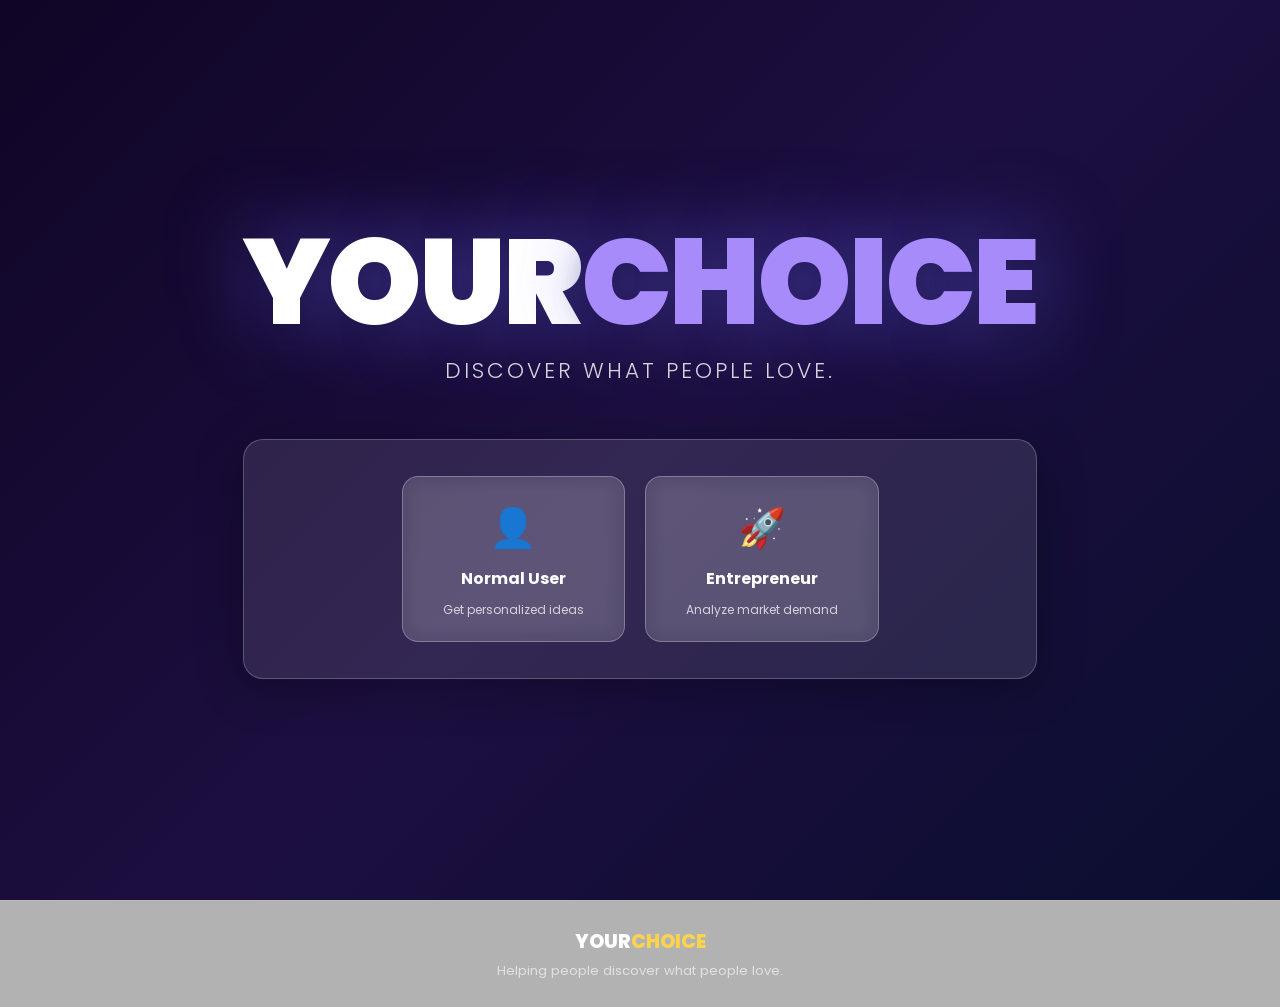
<file: index.html>
<!DOCTYPE html>
<html lang="en">
<head>
  <meta charset="UTF-8"/>
  <meta name="viewport" content="width=device-width, initial-scale=1.0"/>
  <title>YourChoice – Discover What People Love</title>
  <link rel="stylesheet" href="css/style.css"/>
</head>
<body>

<section class="hero">
  <video class="hero-video" autoplay muted loop playsinline>
    <source src="assets/background-video.mp4" type="video/mp4"/>
  </video>
  <div class="hero-overlay"></div>

  <div class="hero-content">
    <h1 class="hero-logo">YOUR<span>CHOICE</span></h1>
    <p class="hero-sub">Discover what people love.</p>

    <div class="hero-glass">
      <a href="user-info.html" class="hero-btn"
         onclick="event.preventDefault(); document.body.style.opacity='0'; setTimeout(()=>location.href='user-info.html',350)">
        <span class="hb-icon">👤</span>
        <span class="hb-title">Normal User</span>
        <span class="hb-sub">Get personalized ideas</span>
      </a>
      <a href="entrepreneur-type.html" class="hero-btn"
         onclick="event.preventDefault(); document.body.style.opacity='0'; setTimeout(()=>location.href='entrepreneur-type.html',350)">
        <span class="hb-icon">🚀</span>
        <span class="hb-title">Entrepreneur</span>
        <span class="hb-sub">Analyze market demand</span>
      </a>
    </div>
  </div>
</section>

<footer>
  <div class="foot-logo">YOUR<span>CHOICE</span></div>
  <p>Helping people discover what people love.</p>
</footer>

<script src="js/dataset.js"></script>
<script src="js/script.js"></script>
<!-- No floating animation on main page -->
</body>
</html>
</file>
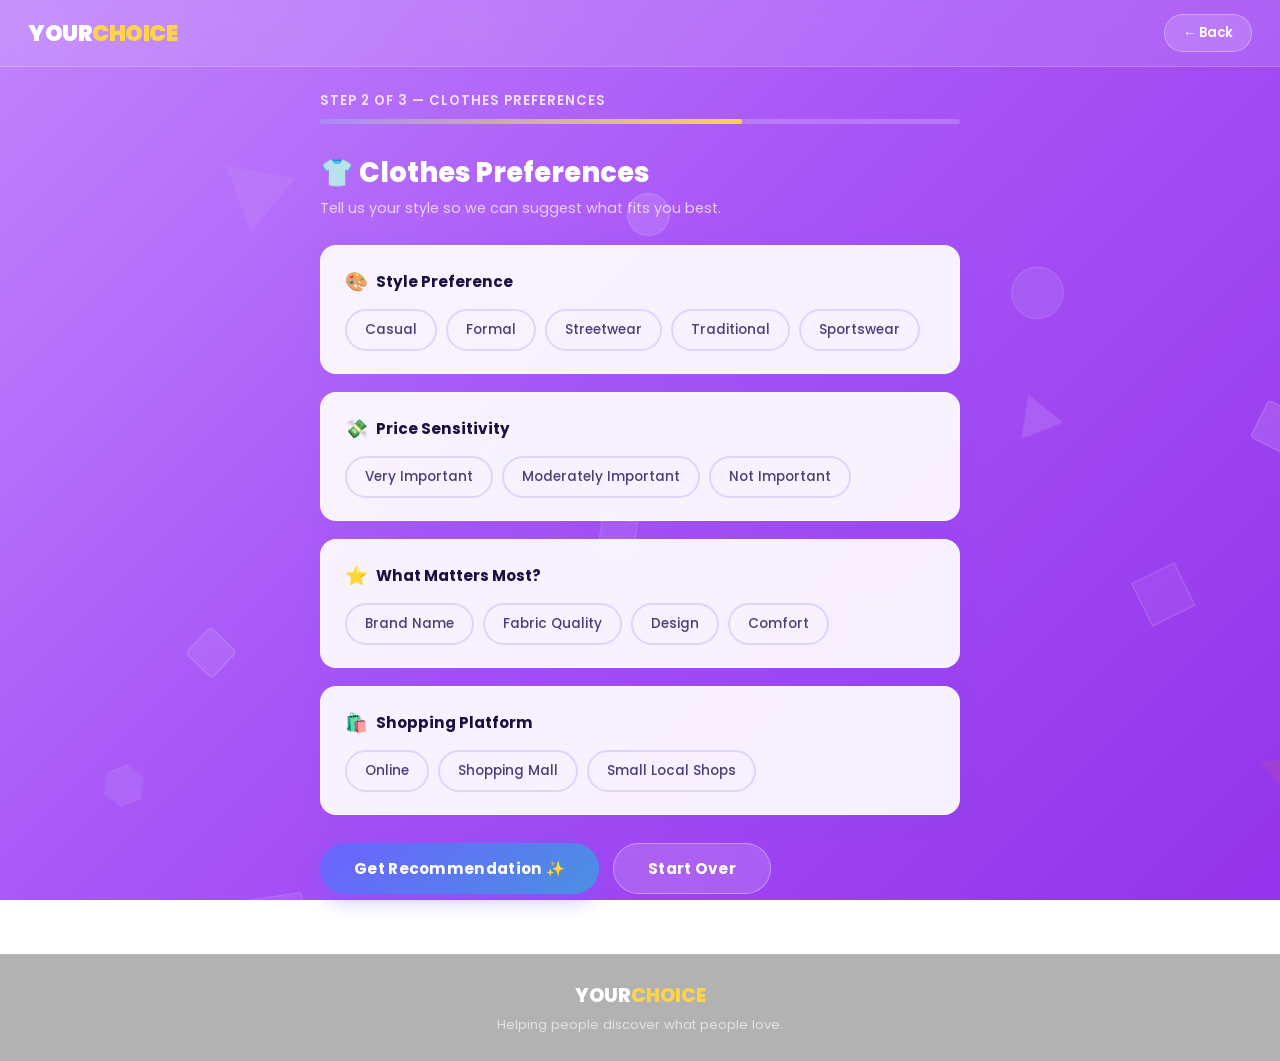
<file: clothes.html>
<!DOCTYPE html>
<html lang="en">
<head>
  <meta charset="UTF-8"/>
  <meta name="viewport" content="width=device-width, initial-scale=1.0"/>
  <title>YourChoice – Clothes Preferences</title>
  <link rel="stylesheet" href="css/style.css"/>
</head>
<body class="page-inner">

<header class="page-header">
  <a href="index.html" class="logo-link" onclick="event.preventDefault(); goTo('index.html')">YOUR<span>CHOICE</span></a>
  <button class="back-btn" onclick="goTo('user-info.html')">← Back</button>
</header>

<div class="progress-wrap">
  <div class="progress-label">Step 2 of 3 — Clothes Preferences</div>
  <div class="progress-track"><div class="progress-fill" style="width:66%"></div></div>
</div>

<div class="form-wrap">
  <h2 class="form-heading">👕 Clothes Preferences</h2>
  <p class="form-sub">Tell us your style so we can suggest what fits you best.</p>

  <form id="clothesForm" novalidate>

    <div class="q-card" id="cardStyle">
      <div class="q-label"><span class="q-icon">🎨</span> Style Preference</div>
      <div class="radio-group">
        <div class="radio-opt"><input type="radio" name="style" id="s1" value="casual"/><label for="s1">Casual</label></div>
        <div class="radio-opt"><input type="radio" name="style" id="s2" value="formal"/><label for="s2">Formal</label></div>
        <div class="radio-opt"><input type="radio" name="style" id="s3" value="streetwear"/><label for="s3">Streetwear</label></div>
        <div class="radio-opt"><input type="radio" name="style" id="s4" value="traditional"/><label for="s4">Traditional</label></div>
        <div class="radio-opt"><input type="radio" name="style" id="s5" value="sportswear"/><label for="s5">Sportswear</label></div>
      </div>
    </div>

    <div class="q-card" id="cardPriceSens">
      <div class="q-label"><span class="q-icon">💸</span> Price Sensitivity</div>
      <div class="radio-group">
        <div class="radio-opt"><input type="radio" name="priceSens" id="ps1" value="very-important"/><label for="ps1">Very Important</label></div>
        <div class="radio-opt"><input type="radio" name="priceSens" id="ps2" value="moderately-important"/><label for="ps2">Moderately Important</label></div>
        <div class="radio-opt"><input type="radio" name="priceSens" id="ps3" value="not-important"/><label for="ps3">Not Important</label></div>
      </div>
    </div>

    <div class="q-card" id="cardPriority">
      <div class="q-label"><span class="q-icon">⭐</span> What Matters Most?</div>
      <div class="radio-group">
        <div class="radio-opt"><input type="radio" name="priority" id="pr1" value="brand-name"/><label for="pr1">Brand Name</label></div>
        <div class="radio-opt"><input type="radio" name="priority" id="pr2" value="fabric-quality"/><label for="pr2">Fabric Quality</label></div>
        <div class="radio-opt"><input type="radio" name="priority" id="pr3" value="design"/><label for="pr3">Design</label></div>
        <div class="radio-opt"><input type="radio" name="priority" id="pr4" value="comfort"/><label for="pr4">Comfort</label></div>
      </div>
    </div>

    <div class="q-card" id="cardPlatform">
      <div class="q-label"><span class="q-icon">🛍️</span> Shopping Platform</div>
      <div class="radio-group">
        <div class="radio-opt"><input type="radio" name="platform" id="pl1" value="online"/><label for="pl1">Online</label></div>
        <div class="radio-opt"><input type="radio" name="platform" id="pl2" value="shopping-mall"/><label for="pl2">Shopping Mall</label></div>
        <div class="radio-opt"><input type="radio" name="platform" id="pl3" value="local-shops"/><label for="pl3">Small Local Shops</label></div>
      </div>
    </div>

    <div class="btn-row">
      <button type="submit" class="btn btn-primary">Get Recommendation ✨</button>
      <button type="button" class="btn btn-ghost" onclick="startOver()">Start Over</button>
    </div>

  </form>
</div>

<footer>
  <div class="foot-logo">YOUR<span>CHOICE</span></div>
  <p>Helping people discover what people love.</p>
</footer>

<script src="js/dataset.js"></script>
<script src="js/script.js"></script>
<script src="js/floating-animation.js"></script>
</body>
</html>
</file>
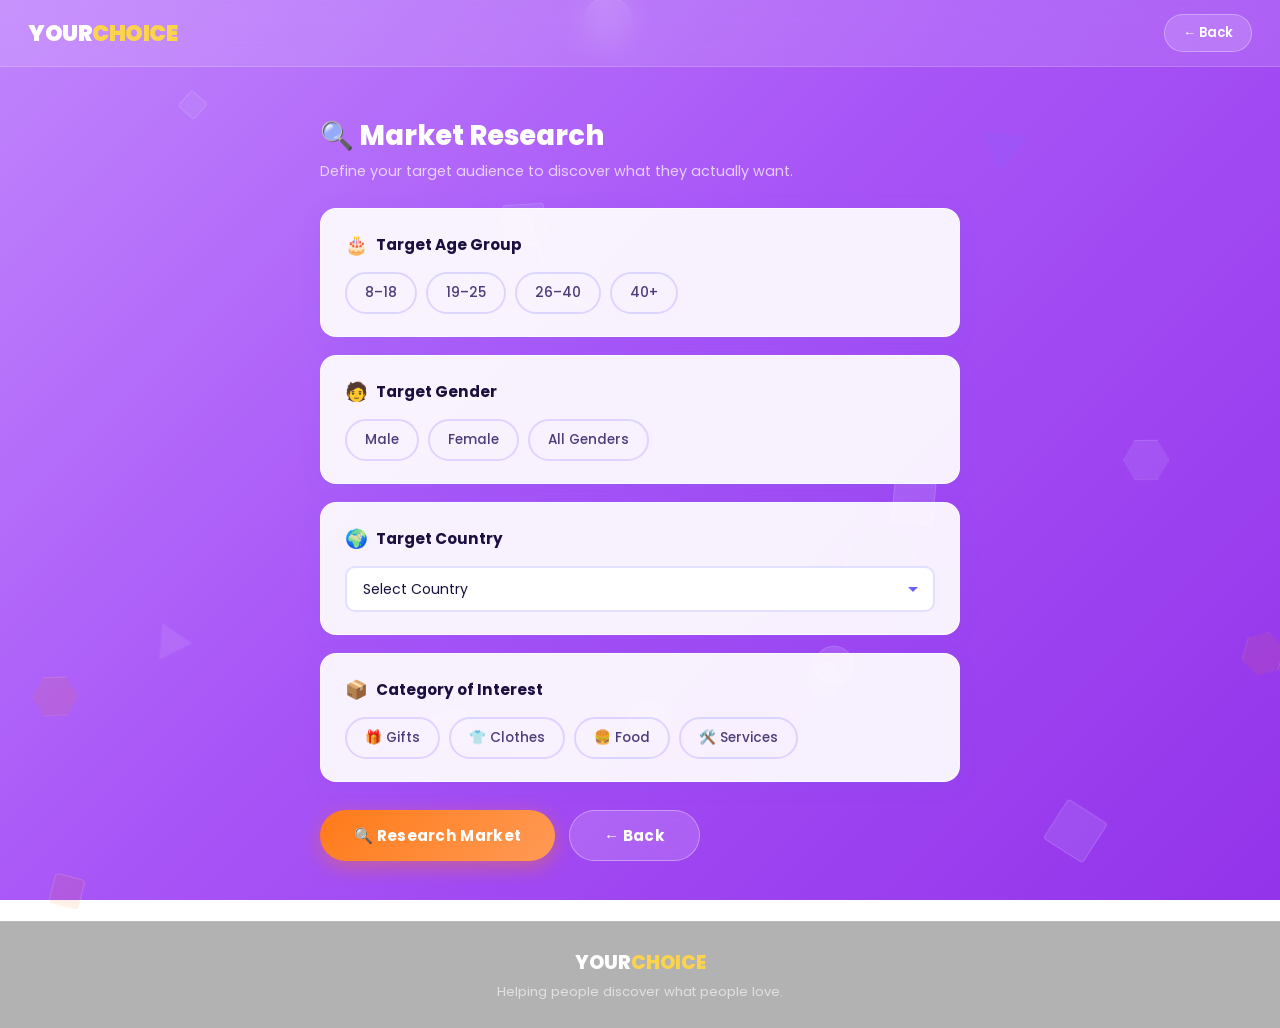
<file: entrepreneur-research.html>
<!DOCTYPE html>
<html lang="en">
<head>
  <meta charset="UTF-8"/>
  <meta name="viewport" content="width=device-width, initial-scale=1.0"/>
  <title>YourChoice – Market Research</title>
  <link rel="stylesheet" href="css/style.css"/>
</head>
<body class="page-inner">

<header class="page-header">
  <a href="index.html" class="logo-link" onclick="event.preventDefault(); goTo('index.html')">YOUR<span>CHOICE</span></a>
  <button class="back-btn" onclick="goTo('entrepreneur-type.html')">← Back</button>
</header>

<div class="form-wrap">
  <h2 class="form-heading" style="margin-top:20px">🔍 Market Research</h2>
  <p class="form-sub">Define your target audience to discover what they actually want.</p>

  <form id="researchForm" novalidate>

    <div class="q-card" id="cardResAge">
      <div class="q-label"><span class="q-icon">🎂</span> Target Age Group</div>
      <div class="radio-group">
        <div class="radio-opt"><input type="radio" name="resAge" id="ra1" value="8-18"/><label for="ra1">8–18</label></div>
        <div class="radio-opt"><input type="radio" name="resAge" id="ra2" value="19-25"/><label for="ra2">19–25</label></div>
        <div class="radio-opt"><input type="radio" name="resAge" id="ra3" value="26-40"/><label for="ra3">26–40</label></div>
        <div class="radio-opt"><input type="radio" name="resAge" id="ra4" value="40+"/><label for="ra4">40+</label></div>
      </div>
    </div>

    <div class="q-card" id="cardResGender">
      <div class="q-label"><span class="q-icon">🧑</span> Target Gender</div>
      <div class="radio-group">
        <div class="radio-opt"><input type="radio" name="resGender" id="rg1" value="male"/><label for="rg1">Male</label></div>
        <div class="radio-opt"><input type="radio" name="resGender" id="rg2" value="female"/><label for="rg2">Female</label></div>
        <div class="radio-opt"><input type="radio" name="resGender" id="rg3" value="all"/><label for="rg3">All Genders</label></div>
      </div>
    </div>

    <div class="q-card" id="cardResCountry">
      <div class="q-label"><span class="q-icon">🌍</span> Target Country</div>
      <select class="styled-select" id="countryRes">
        <option value="">Select Country</option>
      </select>
    </div>

    <div class="q-card" id="cardResCat">
      <div class="q-label"><span class="q-icon">📦</span> Category of Interest</div>
      <div class="radio-group">
        <div class="radio-opt"><input type="radio" name="resCategory" id="rc1" value="gift"/><label for="rc1">🎁 Gifts</label></div>
        <div class="radio-opt"><input type="radio" name="resCategory" id="rc2" value="clothes"/><label for="rc2">👕 Clothes</label></div>
        <div class="radio-opt"><input type="radio" name="resCategory" id="rc3" value="food"/><label for="rc3">🍔 Food</label></div>
        <div class="radio-opt"><input type="radio" name="resCategory" id="rc4" value="services"/><label for="rc4">🛠️ Services</label></div>
      </div>
    </div>

    <div class="btn-row">
      <button type="submit" class="btn btn-accent">🔍 Research Market</button>
      <button type="button" class="btn btn-ghost" onclick="goTo('entrepreneur-type.html')">← Back</button>
    </div>

  </form>
</div>

<footer>
  <div class="foot-logo">YOUR<span>CHOICE</span></div>
  <p>Helping people discover what people love.</p>
</footer>

<script src="js/dataset.js"></script>
<script src="js/script.js"></script>
<script src="js/floating-animation.js"></script>
</body>
</html>
</file>
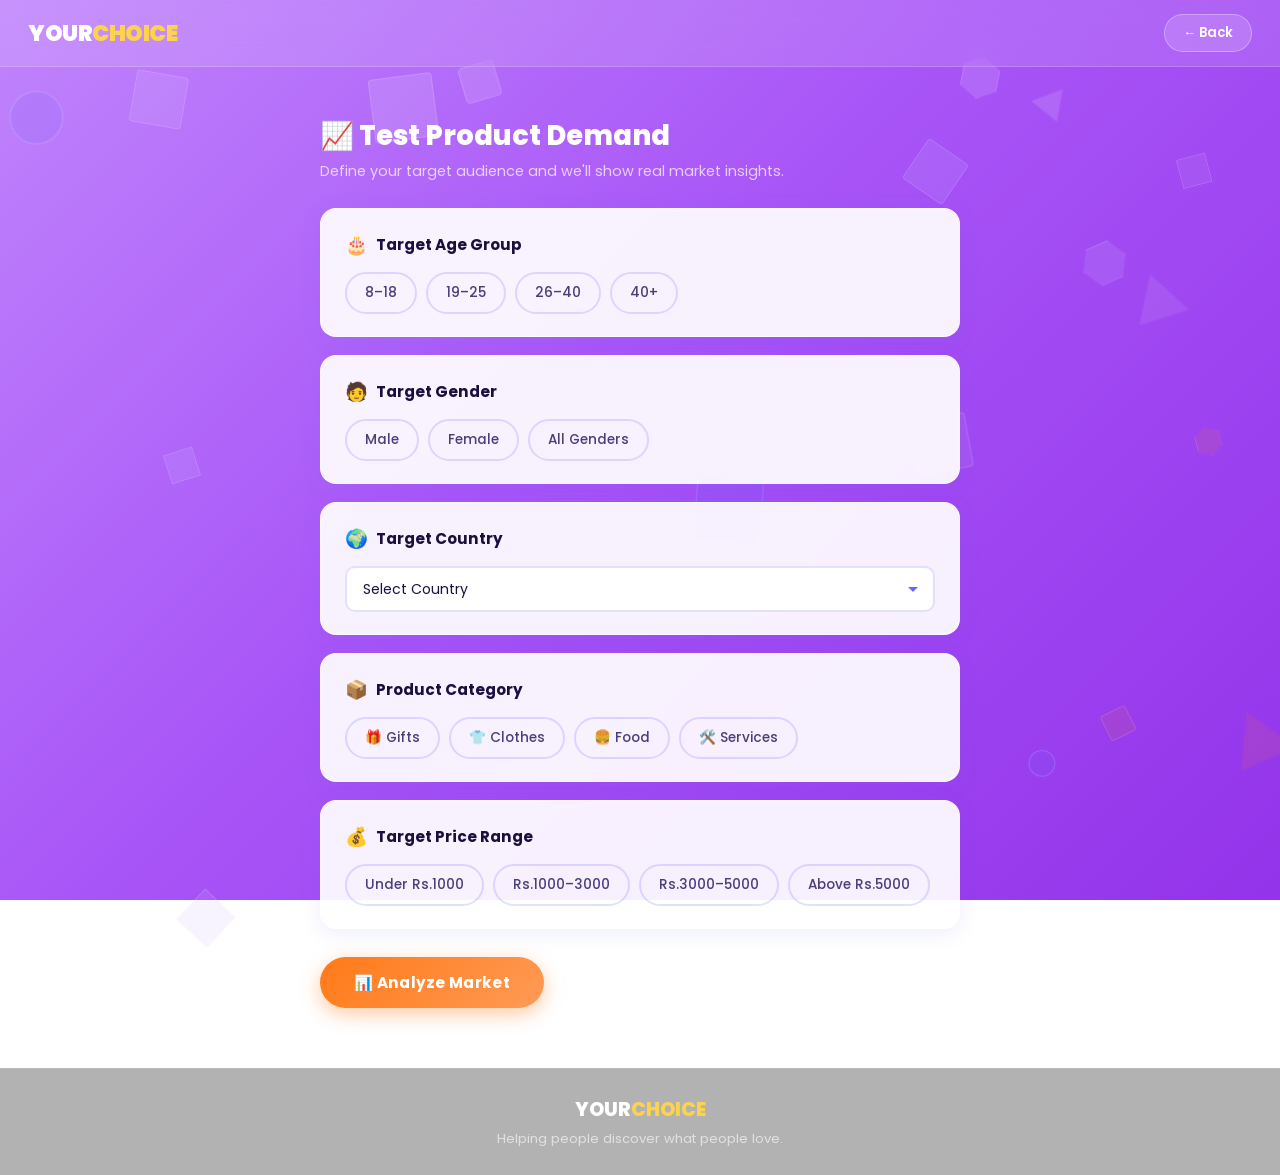
<file: entrepreneur-test-product.html>
<!DOCTYPE html>
<html lang="en">
<head>
  <meta charset="UTF-8"/>
  <meta name="viewport" content="width=device-width, initial-scale=1.0"/>
  <title>YourChoice – Test Product Demand</title>
  <link rel="stylesheet" href="css/style.css"/>
</head>
<body class="page-inner">

<header class="page-header">
  <a href="index.html" class="logo-link" onclick="event.preventDefault(); goTo('index.html')">YOUR<span>CHOICE</span></a>
  <button class="back-btn" onclick="goTo('entrepreneur-type.html')">← Back</button>
</header>

<div class="form-wrap">
  <h2 class="form-heading" style="margin-top:20px">📈 Test Product Demand</h2>
  <p class="form-sub">Define your target audience and we'll show real market insights.</p>

  <form id="entProductForm" novalidate>

    <div class="q-card" id="cardEntAge">
      <div class="q-label"><span class="q-icon">🎂</span> Target Age Group</div>
      <div class="radio-group">
        <div class="radio-opt"><input type="radio" name="entAge" id="ea1" value="8-18"/><label for="ea1">8–18</label></div>
        <div class="radio-opt"><input type="radio" name="entAge" id="ea2" value="19-25"/><label for="ea2">19–25</label></div>
        <div class="radio-opt"><input type="radio" name="entAge" id="ea3" value="26-40"/><label for="ea3">26–40</label></div>
        <div class="radio-opt"><input type="radio" name="entAge" id="ea4" value="40+"/><label for="ea4">40+</label></div>
      </div>
    </div>

    <div class="q-card" id="cardEntGender">
      <div class="q-label"><span class="q-icon">🧑</span> Target Gender</div>
      <div class="radio-group">
        <div class="radio-opt"><input type="radio" name="entGender" id="eg1" value="male"/><label for="eg1">Male</label></div>
        <div class="radio-opt"><input type="radio" name="entGender" id="eg2" value="female"/><label for="eg2">Female</label></div>
        <div class="radio-opt"><input type="radio" name="entGender" id="eg3" value="all"/><label for="eg3">All Genders</label></div>
      </div>
    </div>

    <div class="q-card" id="cardEntCountry">
      <div class="q-label"><span class="q-icon">🌍</span> Target Country</div>
      <select class="styled-select" id="countryEnt">
        <option value="">Select Country</option>
      </select>
    </div>

    <div class="q-card" id="cardEntCat">
      <div class="q-label"><span class="q-icon">📦</span> Product Category</div>
      <div class="radio-group">
        <div class="radio-opt"><input type="radio" name="entCategory" id="ec1" value="gift"/><label for="ec1">🎁 Gifts</label></div>
        <div class="radio-opt"><input type="radio" name="entCategory" id="ec2" value="clothes"/><label for="ec2">👕 Clothes</label></div>
        <div class="radio-opt"><input type="radio" name="entCategory" id="ec3" value="food"/><label for="ec3">🍔 Food</label></div>
        <div class="radio-opt"><input type="radio" name="entCategory" id="ec4" value="services"/><label for="ec4">🛠️ Services</label></div>
      </div>
    </div>

    <div class="q-card" id="cardEntPrice">
      <div class="q-label"><span class="q-icon">💰</span> Target Price Range</div>
      <div class="radio-group">
        <div class="radio-opt"><input type="radio" name="entPrice" id="ep1" value="under-1000"/><label for="ep1">Under Rs.1000</label></div>
        <div class="radio-opt"><input type="radio" name="entPrice" id="ep2" value="1000-3000"/><label for="ep2">Rs.1000–3000</label></div>
        <div class="radio-opt"><input type="radio" name="entPrice" id="ep3" value="3000-5000"/><label for="ep3">Rs.3000–5000</label></div>
        <div class="radio-opt"><input type="radio" name="entPrice" id="ep4" value="above-5000"/><label for="ep4">Above Rs.5000</label></div>
      </div>
    </div>

    <div class="btn-row">
      <button type="submit" class="btn btn-accent">📊 Analyze Market</button>
      <button type="button" class="btn btn-ghost" onclick="goTo('entrepreneur-type.html')">← Back</button>
    </div>

  </form>
</div>

<footer>
  <div class="foot-logo">YOUR<span>CHOICE</span></div>
  <p>Helping people discover what people love.</p>
</footer>

<script src="js/dataset.js"></script>
<script src="js/script.js"></script>
<script src="js/floating-animation.js"></script>
</body>
</html>
</file>
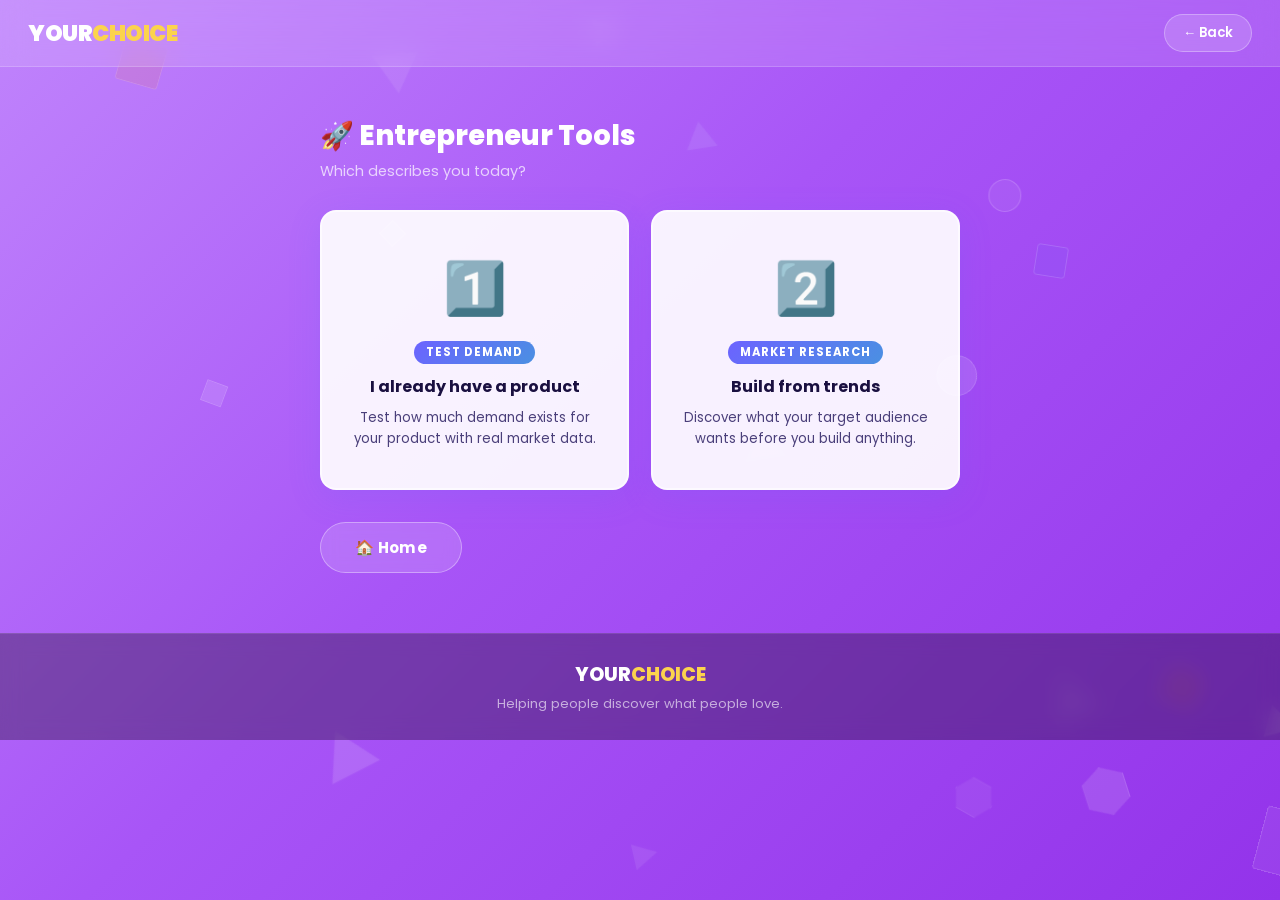
<file: entrepreneur-type.html>
<!DOCTYPE html>
<html lang="en">
<head>
  <meta charset="UTF-8"/>
  <meta name="viewport" content="width=device-width, initial-scale=1.0"/>
  <title>YourChoice – Entrepreneur Tools</title>
  <link rel="stylesheet" href="css/style.css"/>
</head>
<body class="page-inner">

<header class="page-header">
  <a href="index.html" class="logo-link" onclick="event.preventDefault(); goTo('index.html')">YOUR<span>CHOICE</span></a>
  <button class="back-btn" onclick="goTo('index.html')">← Back</button>
</header>

<div class="form-wrap">
  <h2 class="form-heading" style="margin-top:20px">🚀 Entrepreneur Tools</h2>
  <p class="form-sub">Which describes you today?</p>

  <div class="type-grid">

    <a href="entrepreneur-test-product.html" class="type-card"
       onclick="event.preventDefault(); goTo('entrepreneur-test-product.html')">
      <div class="tc-icon">1️⃣</div>
      <span class="tc-num">Test Demand</span>
      <div class="tc-title">I already have a product</div>
      <p class="tc-desc">Test how much demand exists for your product with real market data.</p>
    </a>

    <a href="entrepreneur-research.html" class="type-card"
       onclick="event.preventDefault(); goTo('entrepreneur-research.html')">
      <div class="tc-icon">2️⃣</div>
      <span class="tc-num">Market Research</span>
      <div class="tc-title">Build from trends</div>
      <p class="tc-desc">Discover what your target audience wants before you build anything.</p>
    </a>

  </div>

  <div class="btn-row mt-8">
    <button class="btn btn-ghost" onclick="startOver()">🏠 Home</button>
  </div>
</div>

<footer>
  <div class="foot-logo">YOUR<span>CHOICE</span></div>
  <p>Helping people discover what people love.</p>
</footer>

<script src="js/dataset.js"></script>
<script src="js/script.js"></script>
<script src="js/floating-animation.js"></script>
</body>
</html>
</file>
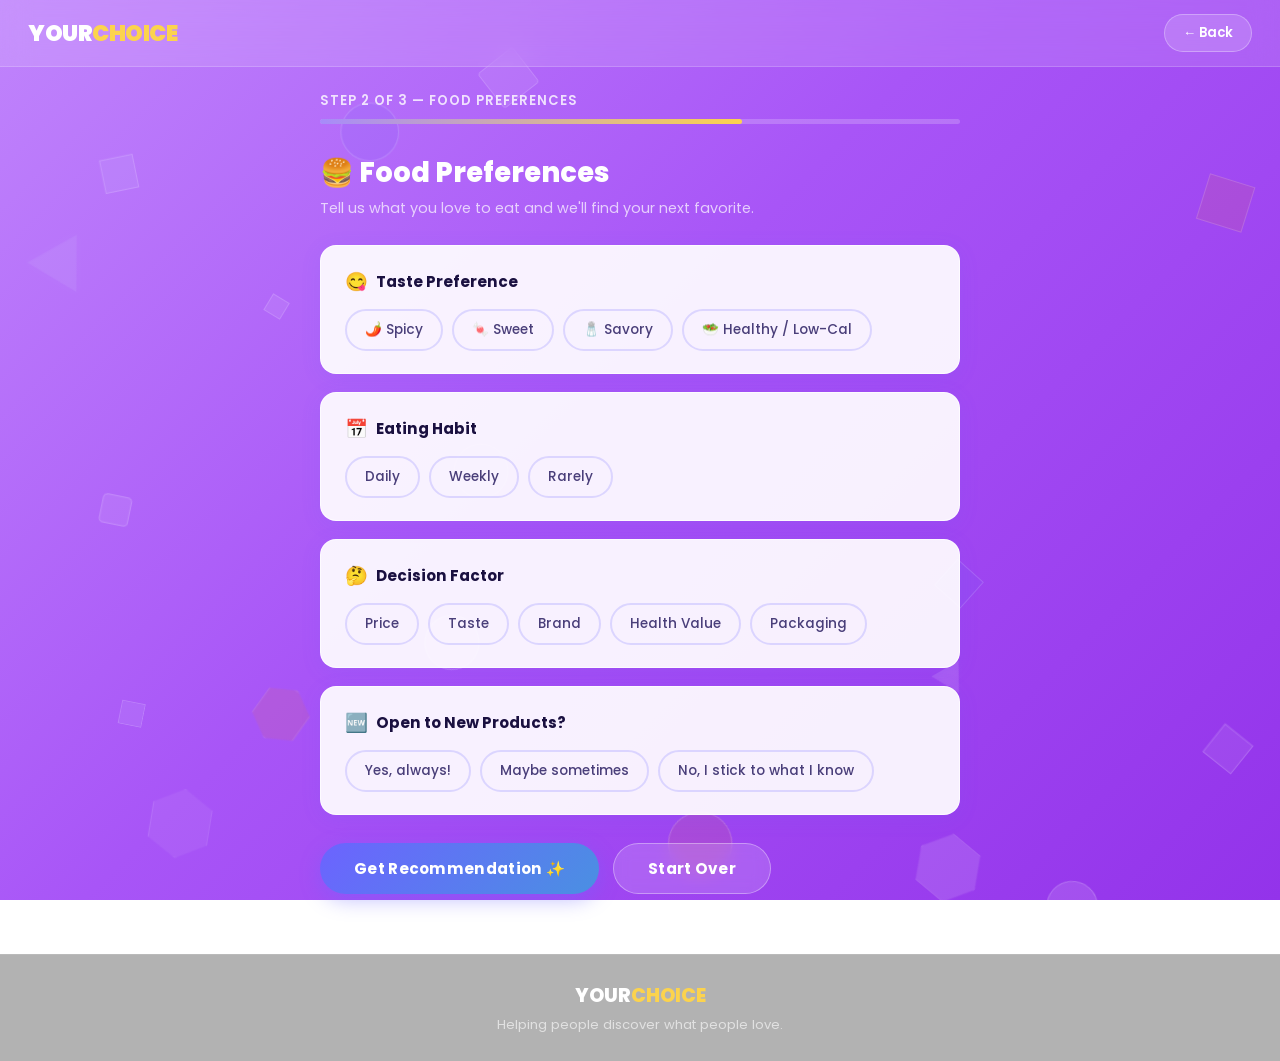
<file: food.html>
<!DOCTYPE html>
<html lang="en">
<head>
  <meta charset="UTF-8"/>
  <meta name="viewport" content="width=device-width, initial-scale=1.0"/>
  <title>YourChoice – Food Preferences</title>
  <link rel="stylesheet" href="css/style.css"/>
</head>
<body class="page-inner">

<header class="page-header">
  <a href="index.html" class="logo-link" onclick="event.preventDefault(); goTo('index.html')">YOUR<span>CHOICE</span></a>
  <button class="back-btn" onclick="goTo('user-info.html')">← Back</button>
</header>

<div class="progress-wrap">
  <div class="progress-label">Step 2 of 3 — Food Preferences</div>
  <div class="progress-track"><div class="progress-fill" style="width:66%"></div></div>
</div>

<div class="form-wrap">
  <h2 class="form-heading">🍔 Food Preferences</h2>
  <p class="form-sub">Tell us what you love to eat and we'll find your next favorite.</p>

  <form id="foodForm" novalidate>

    <div class="q-card" id="cardTaste">
      <div class="q-label"><span class="q-icon">😋</span> Taste Preference</div>
      <div class="radio-group">
        <div class="radio-opt"><input type="radio" name="taste" id="t1" value="spicy"/><label for="t1">🌶️ Spicy</label></div>
        <div class="radio-opt"><input type="radio" name="taste" id="t2" value="sweet"/><label for="t2">🍬 Sweet</label></div>
        <div class="radio-opt"><input type="radio" name="taste" id="t3" value="savory"/><label for="t3">🧂 Savory</label></div>
        <div class="radio-opt"><input type="radio" name="taste" id="t4" value="healthy"/><label for="t4">🥗 Healthy / Low-Cal</label></div>
      </div>
    </div>

    <div class="q-card" id="cardHabit">
      <div class="q-label"><span class="q-icon">📅</span> Eating Habit</div>
      <div class="radio-group">
        <div class="radio-opt"><input type="radio" name="habit" id="h1" value="daily"/><label for="h1">Daily</label></div>
        <div class="radio-opt"><input type="radio" name="habit" id="h2" value="weekly"/><label for="h2">Weekly</label></div>
        <div class="radio-opt"><input type="radio" name="habit" id="h3" value="rarely"/><label for="h3">Rarely</label></div>
      </div>
    </div>

    <div class="q-card" id="cardFactor">
      <div class="q-label"><span class="q-icon">🤔</span> Decision Factor</div>
      <div class="radio-group">
        <div class="radio-opt"><input type="radio" name="factor" id="f1" value="price"/><label for="f1">Price</label></div>
        <div class="radio-opt"><input type="radio" name="factor" id="f2" value="taste"/><label for="f2">Taste</label></div>
        <div class="radio-opt"><input type="radio" name="factor" id="f3" value="brand"/><label for="f3">Brand</label></div>
        <div class="radio-opt"><input type="radio" name="factor" id="f4" value="health-value"/><label for="f4">Health Value</label></div>
        <div class="radio-opt"><input type="radio" name="factor" id="f5" value="packaging"/><label for="f5">Packaging</label></div>
      </div>
    </div>

    <div class="q-card" id="cardNew">
      <div class="q-label"><span class="q-icon">🆕</span> Open to New Products?</div>
      <div class="radio-group">
        <div class="radio-opt"><input type="radio" name="newProduct" id="n1" value="yes"/><label for="n1">Yes, always!</label></div>
        <div class="radio-opt"><input type="radio" name="newProduct" id="n2" value="maybe"/><label for="n2">Maybe sometimes</label></div>
        <div class="radio-opt"><input type="radio" name="newProduct" id="n3" value="no"/><label for="n3">No, I stick to what I know</label></div>
      </div>
    </div>

    <div class="btn-row">
      <button type="submit" class="btn btn-primary">Get Recommendation ✨</button>
      <button type="button" class="btn btn-ghost" onclick="startOver()">Start Over</button>
    </div>

  </form>
</div>

<footer>
  <div class="foot-logo">YOUR<span>CHOICE</span></div>
  <p>Helping people discover what people love.</p>
</footer>

<script src="js/dataset.js"></script>
<script src="js/script.js"></script>
<script src="js/floating-animation.js"></script>
</body>
</html>
</file>
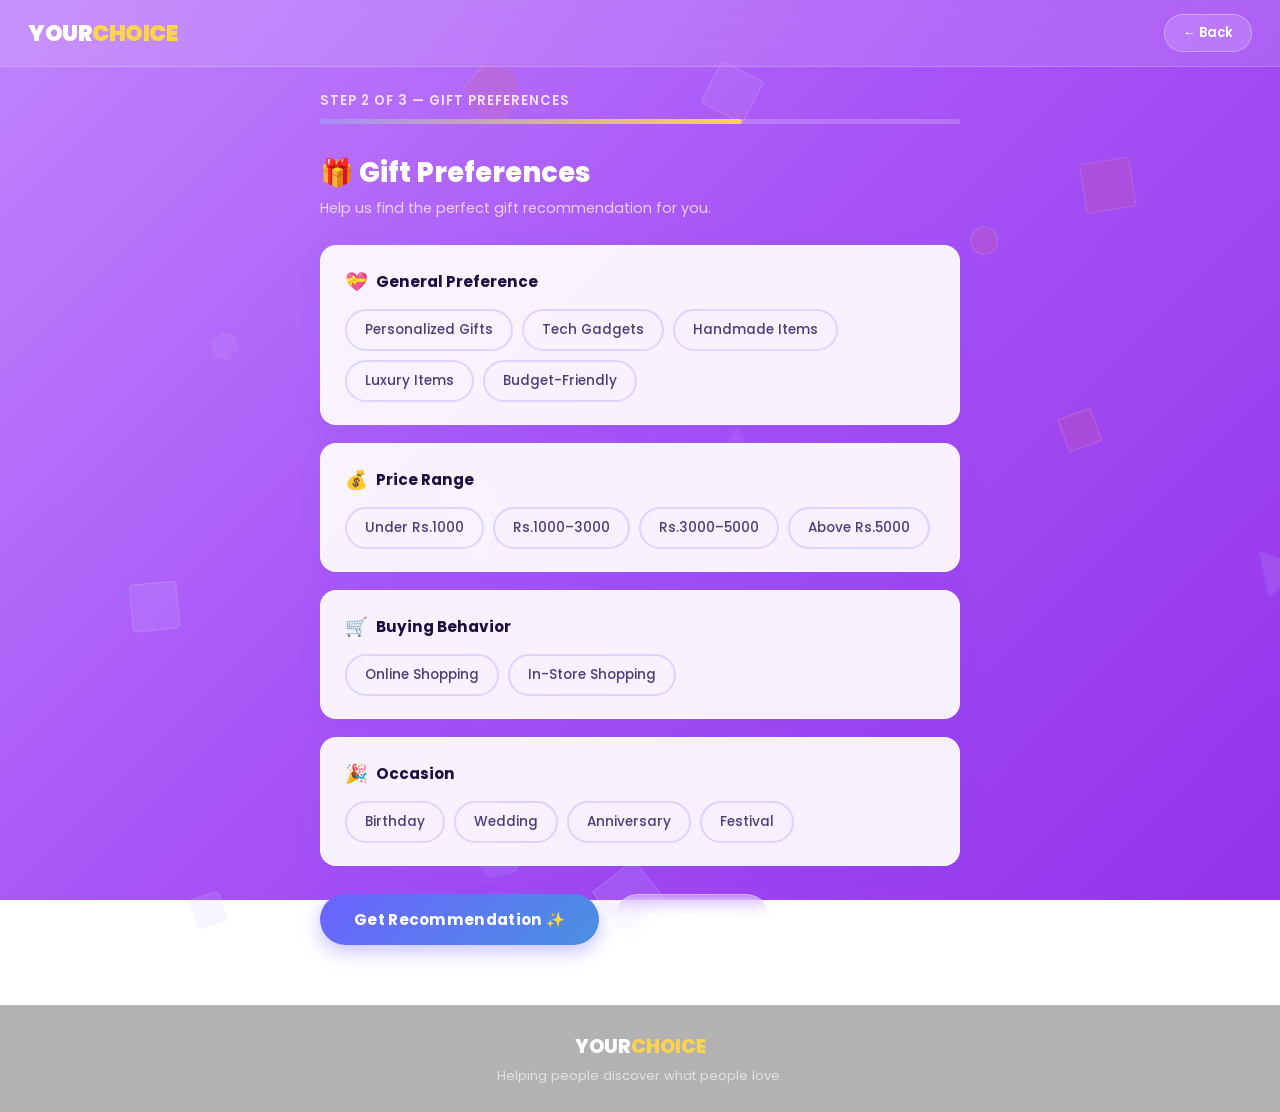
<file: gift.html>
<!DOCTYPE html>
<html lang="en">
<head>
  <meta charset="UTF-8"/>
  <meta name="viewport" content="width=device-width, initial-scale=1.0"/>
  <title>YourChoice – Gift Preferences</title>
  <link rel="stylesheet" href="css/style.css"/>
</head>
<body class="page-inner">

<header class="page-header">
  <a href="index.html" class="logo-link" onclick="event.preventDefault(); goTo('index.html')">YOUR<span>CHOICE</span></a>
  <button class="back-btn" onclick="goTo('user-info.html')">← Back</button>
</header>

<div class="progress-wrap">
  <div class="progress-label">Step 2 of 3 — Gift Preferences</div>
  <div class="progress-track"><div class="progress-fill" style="width:66%"></div></div>
</div>

<div class="form-wrap">
  <h2 class="form-heading">🎁 Gift Preferences</h2>
  <p class="form-sub">Help us find the perfect gift recommendation for you.</p>

  <form id="giftForm" novalidate>

    <div class="q-card" id="cardPref">
      <div class="q-label"><span class="q-icon">💝</span> General Preference</div>
      <div class="radio-group">
        <div class="radio-opt"><input type="radio" name="preference" id="p1" value="personalized gifts"/><label for="p1">Personalized Gifts</label></div>
        <div class="radio-opt"><input type="radio" name="preference" id="p2" value="tech gadgets"/><label for="p2">Tech Gadgets</label></div>
        <div class="radio-opt"><input type="radio" name="preference" id="p3" value="handmade items"/><label for="p3">Handmade Items</label></div>
        <div class="radio-opt"><input type="radio" name="preference" id="p4" value="luxury items"/><label for="p4">Luxury Items</label></div>
        <div class="radio-opt"><input type="radio" name="preference" id="p5" value="budget-friendly gifts"/><label for="p5">Budget-Friendly</label></div>
      </div>
    </div>

    <div class="q-card" id="cardPrice">
      <div class="q-label"><span class="q-icon">💰</span> Price Range</div>
      <div class="radio-group">
        <div class="radio-opt"><input type="radio" name="price" id="pr1" value="under-1000"/><label for="pr1">Under Rs.1000</label></div>
        <div class="radio-opt"><input type="radio" name="price" id="pr2" value="1000-3000"/><label for="pr2">Rs.1000–3000</label></div>
        <div class="radio-opt"><input type="radio" name="price" id="pr3" value="3000-5000"/><label for="pr3">Rs.3000–5000</label></div>
        <div class="radio-opt"><input type="radio" name="price" id="pr4" value="above-5000"/><label for="pr4">Above Rs.5000</label></div>
      </div>
    </div>

    <div class="q-card" id="cardBuy">
      <div class="q-label"><span class="q-icon">🛒</span> Buying Behavior</div>
      <div class="radio-group">
        <div class="radio-opt"><input type="radio" name="buy" id="b1" value="online"/><label for="b1">Online Shopping</label></div>
        <div class="radio-opt"><input type="radio" name="buy" id="b2" value="in-store"/><label for="b2">In-Store Shopping</label></div>
      </div>
    </div>

    <div class="q-card" id="cardOccasion">
      <div class="q-label"><span class="q-icon">🎉</span> Occasion</div>
      <div class="radio-group">
        <div class="radio-opt"><input type="radio" name="occasion" id="o1" value="birthday"/><label for="o1">Birthday</label></div>
        <div class="radio-opt"><input type="radio" name="occasion" id="o2" value="wedding"/><label for="o2">Wedding</label></div>
        <div class="radio-opt"><input type="radio" name="occasion" id="o3" value="anniversary"/><label for="o3">Anniversary</label></div>
        <div class="radio-opt"><input type="radio" name="occasion" id="o4" value="festival"/><label for="o4">Festival</label></div>
      </div>
    </div>

    <div class="btn-row">
      <button type="submit" class="btn btn-primary">Get Recommendation ✨</button>
      <button type="button" class="btn btn-ghost" onclick="startOver()">Start Over</button>
    </div>

  </form>
</div>

<footer>
  <div class="foot-logo">YOUR<span>CHOICE</span></div>
  <p>Helping people discover what people love.</p>
</footer>

<script src="js/dataset.js"></script>
<script src="js/script.js"></script>
<script src="js/floating-animation.js"></script>
</body>
</html>
</file>
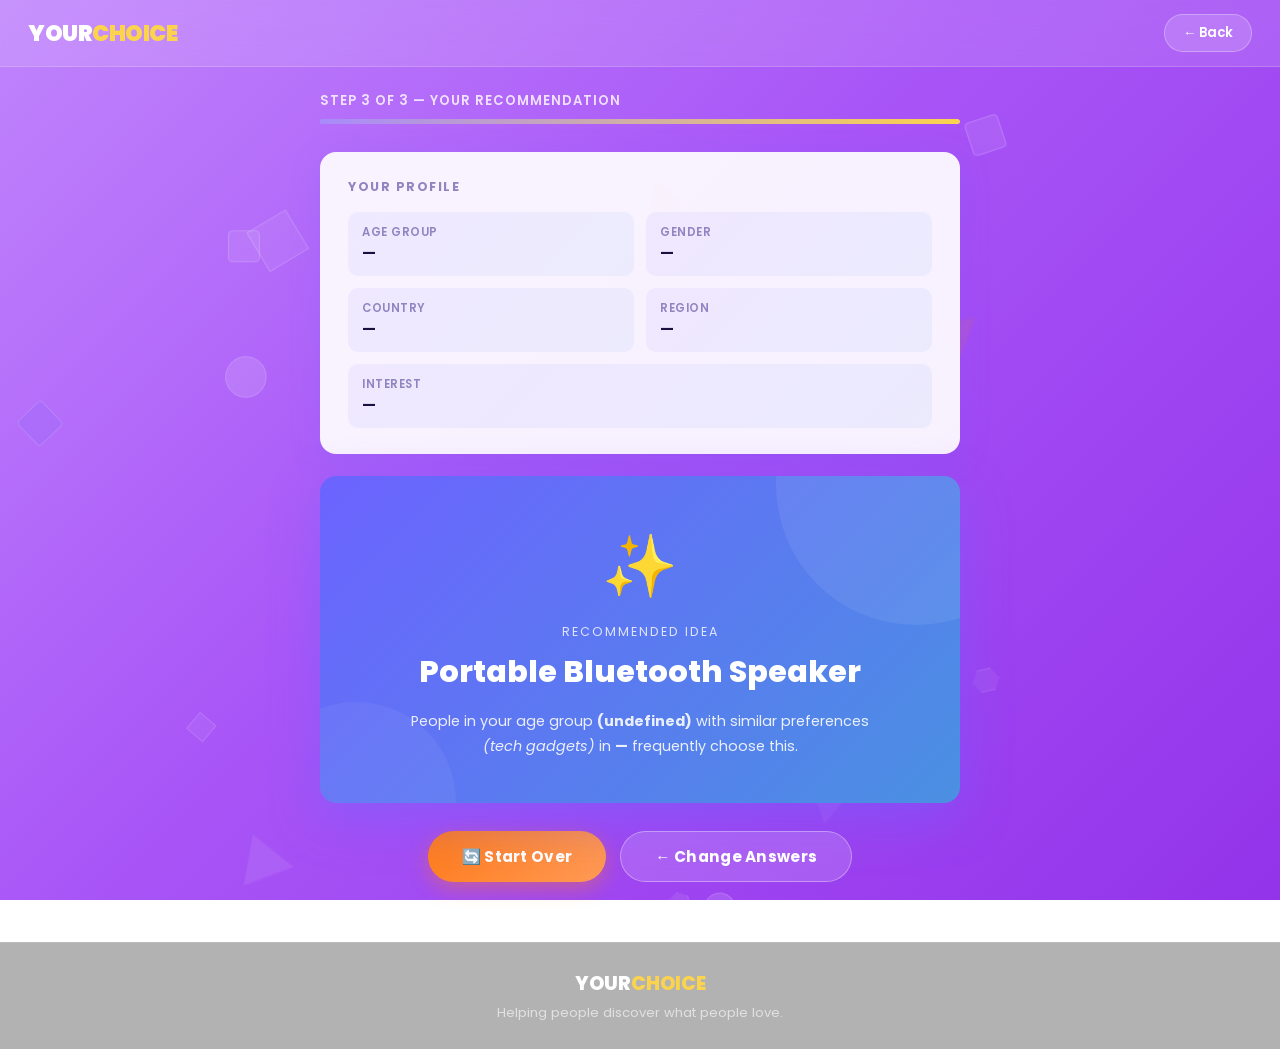
<file: result.html>
<!DOCTYPE html>
<html lang="en">
<head>
  <meta charset="UTF-8"/>
  <meta name="viewport" content="width=device-width, initial-scale=1.0"/>
  <title>YourChoice – Your Recommendation</title>
  <link rel="stylesheet" href="css/style.css"/>
</head>
<body class="page-inner">

<header class="page-header">
  <a href="index.html" class="logo-link" onclick="event.preventDefault(); goTo('index.html')">YOUR<span>CHOICE</span></a>
  <button class="back-btn" onclick="history.back()">← Back</button>
</header>

<div class="progress-wrap">
  <div class="progress-label">Step 3 of 3 — Your Recommendation</div>
  <div class="progress-track"><div class="progress-fill" style="width:100%"></div></div>
</div>

<div class="result-wrap" id="resultSection">

  <!-- Summary -->
  <div class="summary-card">
    <h3>Your Profile</h3>
    <div class="summary-grid">
      <div class="sum-item">
        <div class="si-label">Age Group</div>
        <div class="si-val" id="sumAge">—</div>
      </div>
      <div class="sum-item">
        <div class="si-label">Gender</div>
        <div class="si-val" id="sumGender">—</div>
      </div>
      <div class="sum-item">
        <div class="si-label">Country</div>
        <div class="si-val" id="sumCountry">—</div>
      </div>
      <div class="sum-item">
        <div class="si-label">Region</div>
        <div class="si-val" id="sumRegion">—</div>
      </div>
      <div class="sum-item" style="grid-column:1/-1">
        <div class="si-label">Interest</div>
        <div class="si-val" id="sumInterest">—</div>
      </div>
    </div>
  </div>

  <!-- Recommendation -->
  <div class="rec-card">
    <span class="rec-emoji" id="recEmoji">✨</span>
    <div class="rec-cat" id="recLabel">Recommended Idea</div>
    <div class="rec-title" id="recTitle">Finding your match…</div>
    <p class="rec-reason" id="recReason"></p>
  </div>

  <div class="btn-row" style="justify-content:center">
    <button class="btn btn-accent" onclick="startOver()">🔄 Start Over</button>
    <button class="btn btn-ghost" onclick="history.back()">← Change Answers</button>
  </div>

</div>

<footer>
  <div class="foot-logo">YOUR<span>CHOICE</span></div>
  <p>Helping people discover what people love.</p>
</footer>

<script src="js/dataset.js"></script>
<script src="js/script.js"></script>
<script src="js/floating-animation.js"></script>
</body>
</html>
</file>
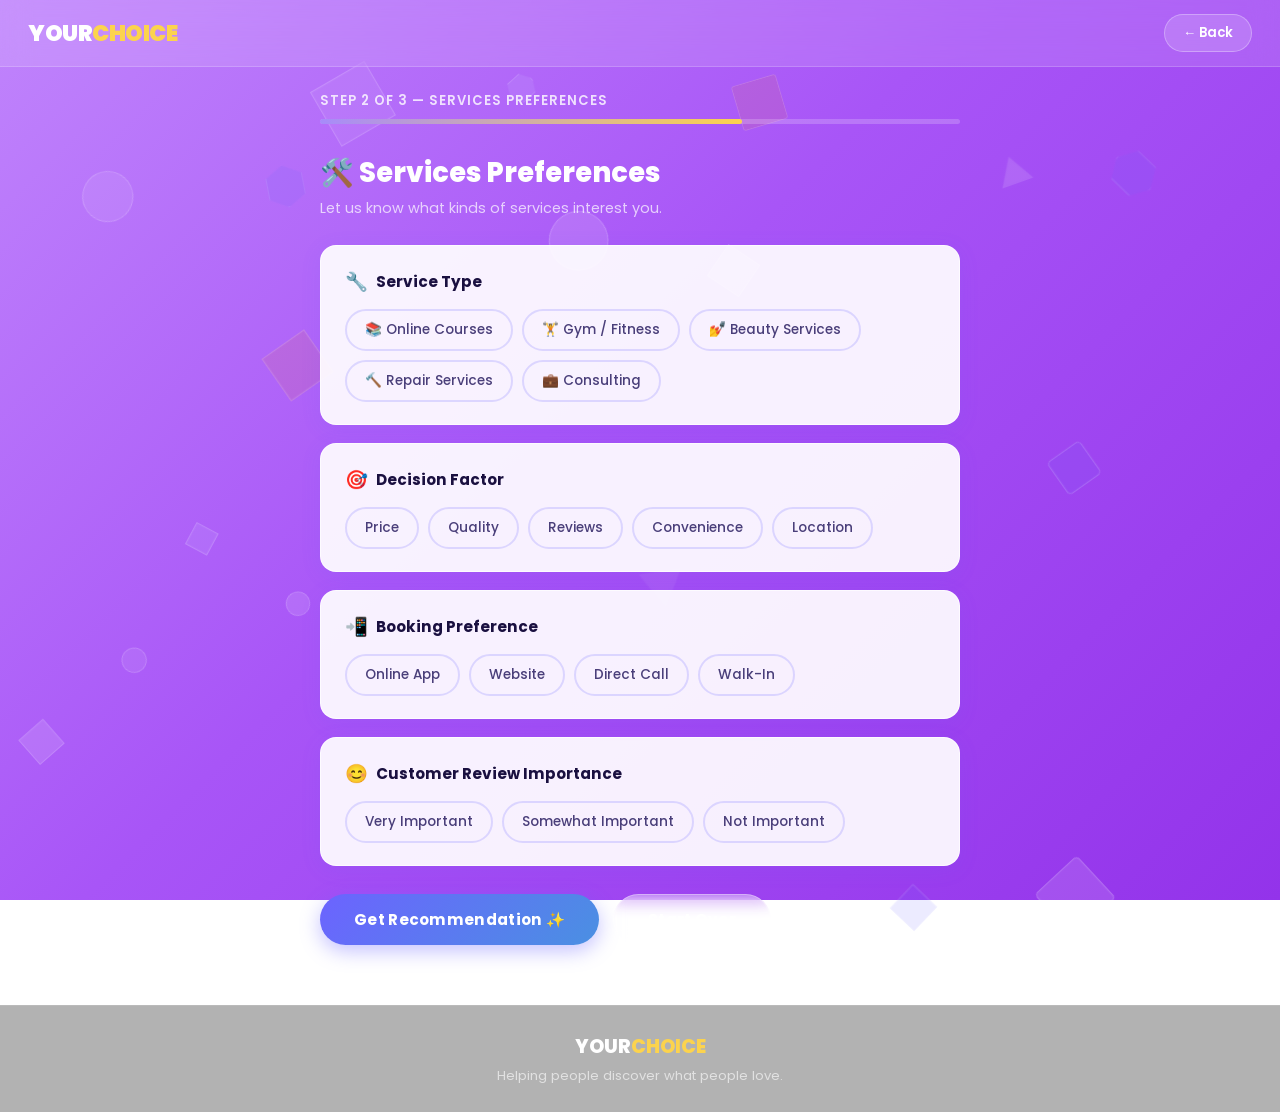
<file: services.html>
<!DOCTYPE html>
<html lang="en">
<head>
  <meta charset="UTF-8"/>
  <meta name="viewport" content="width=device-width, initial-scale=1.0"/>
  <title>YourChoice – Services Preferences</title>
  <link rel="stylesheet" href="css/style.css"/>
</head>
<body class="page-inner">

<header class="page-header">
  <a href="index.html" class="logo-link" onclick="event.preventDefault(); goTo('index.html')">YOUR<span>CHOICE</span></a>
  <button class="back-btn" onclick="goTo('user-info.html')">← Back</button>
</header>

<div class="progress-wrap">
  <div class="progress-label">Step 2 of 3 — Services Preferences</div>
  <div class="progress-track"><div class="progress-fill" style="width:66%"></div></div>
</div>

<div class="form-wrap">
  <h2 class="form-heading">🛠️ Services Preferences</h2>
  <p class="form-sub">Let us know what kinds of services interest you.</p>

  <form id="servicesForm" novalidate>

    <div class="q-card" id="cardService">
      <div class="q-label"><span class="q-icon">🔧</span> Service Type</div>
      <div class="radio-group">
        <div class="radio-opt"><input type="radio" name="service" id="sv1" value="online courses"/><label for="sv1">📚 Online Courses</label></div>
        <div class="radio-opt"><input type="radio" name="service" id="sv2" value="gym"/><label for="sv2">🏋️ Gym / Fitness</label></div>
        <div class="radio-opt"><input type="radio" name="service" id="sv3" value="beauty services"/><label for="sv3">💅 Beauty Services</label></div>
        <div class="radio-opt"><input type="radio" name="service" id="sv4" value="repair services"/><label for="sv4">🔨 Repair Services</label></div>
        <div class="radio-opt"><input type="radio" name="service" id="sv5" value="consulting"/><label for="sv5">💼 Consulting</label></div>
      </div>
    </div>

    <div class="q-card" id="cardFactor">
      <div class="q-label"><span class="q-icon">🎯</span> Decision Factor</div>
      <div class="radio-group">
        <div class="radio-opt"><input type="radio" name="factor" id="df1" value="price"/><label for="df1">Price</label></div>
        <div class="radio-opt"><input type="radio" name="factor" id="df2" value="quality"/><label for="df2">Quality</label></div>
        <div class="radio-opt"><input type="radio" name="factor" id="df3" value="reviews"/><label for="df3">Reviews</label></div>
        <div class="radio-opt"><input type="radio" name="factor" id="df4" value="convenience"/><label for="df4">Convenience</label></div>
        <div class="radio-opt"><input type="radio" name="factor" id="df5" value="location"/><label for="df5">Location</label></div>
      </div>
    </div>

    <div class="q-card" id="cardBooking">
      <div class="q-label"><span class="q-icon">📲</span> Booking Preference</div>
      <div class="radio-group">
        <div class="radio-opt"><input type="radio" name="booking" id="bk1" value="online-app"/><label for="bk1">Online App</label></div>
        <div class="radio-opt"><input type="radio" name="booking" id="bk2" value="website"/><label for="bk2">Website</label></div>
        <div class="radio-opt"><input type="radio" name="booking" id="bk3" value="direct-call"/><label for="bk3">Direct Call</label></div>
        <div class="radio-opt"><input type="radio" name="booking" id="bk4" value="walk-in"/><label for="bk4">Walk-In</label></div>
      </div>
    </div>

    <div class="q-card" id="cardSatisfaction">
      <div class="q-label"><span class="q-icon">😊</span> Customer Review Importance</div>
      <div class="radio-group">
        <div class="radio-opt"><input type="radio" name="satisfaction" id="sat1" value="very-important"/><label for="sat1">Very Important</label></div>
        <div class="radio-opt"><input type="radio" name="satisfaction" id="sat2" value="somewhat-important"/><label for="sat2">Somewhat Important</label></div>
        <div class="radio-opt"><input type="radio" name="satisfaction" id="sat3" value="not-important"/><label for="sat3">Not Important</label></div>
      </div>
    </div>

    <div class="btn-row">
      <button type="submit" class="btn btn-primary">Get Recommendation ✨</button>
      <button type="button" class="btn btn-ghost" onclick="startOver()">Start Over</button>
    </div>

  </form>
</div>

<footer>
  <div class="foot-logo">YOUR<span>CHOICE</span></div>
  <p>Helping people discover what people love.</p>
</footer>

<script src="js/dataset.js"></script>
<script src="js/script.js"></script>
<script src="js/floating-animation.js"></script>
</body>
</html>
</file>
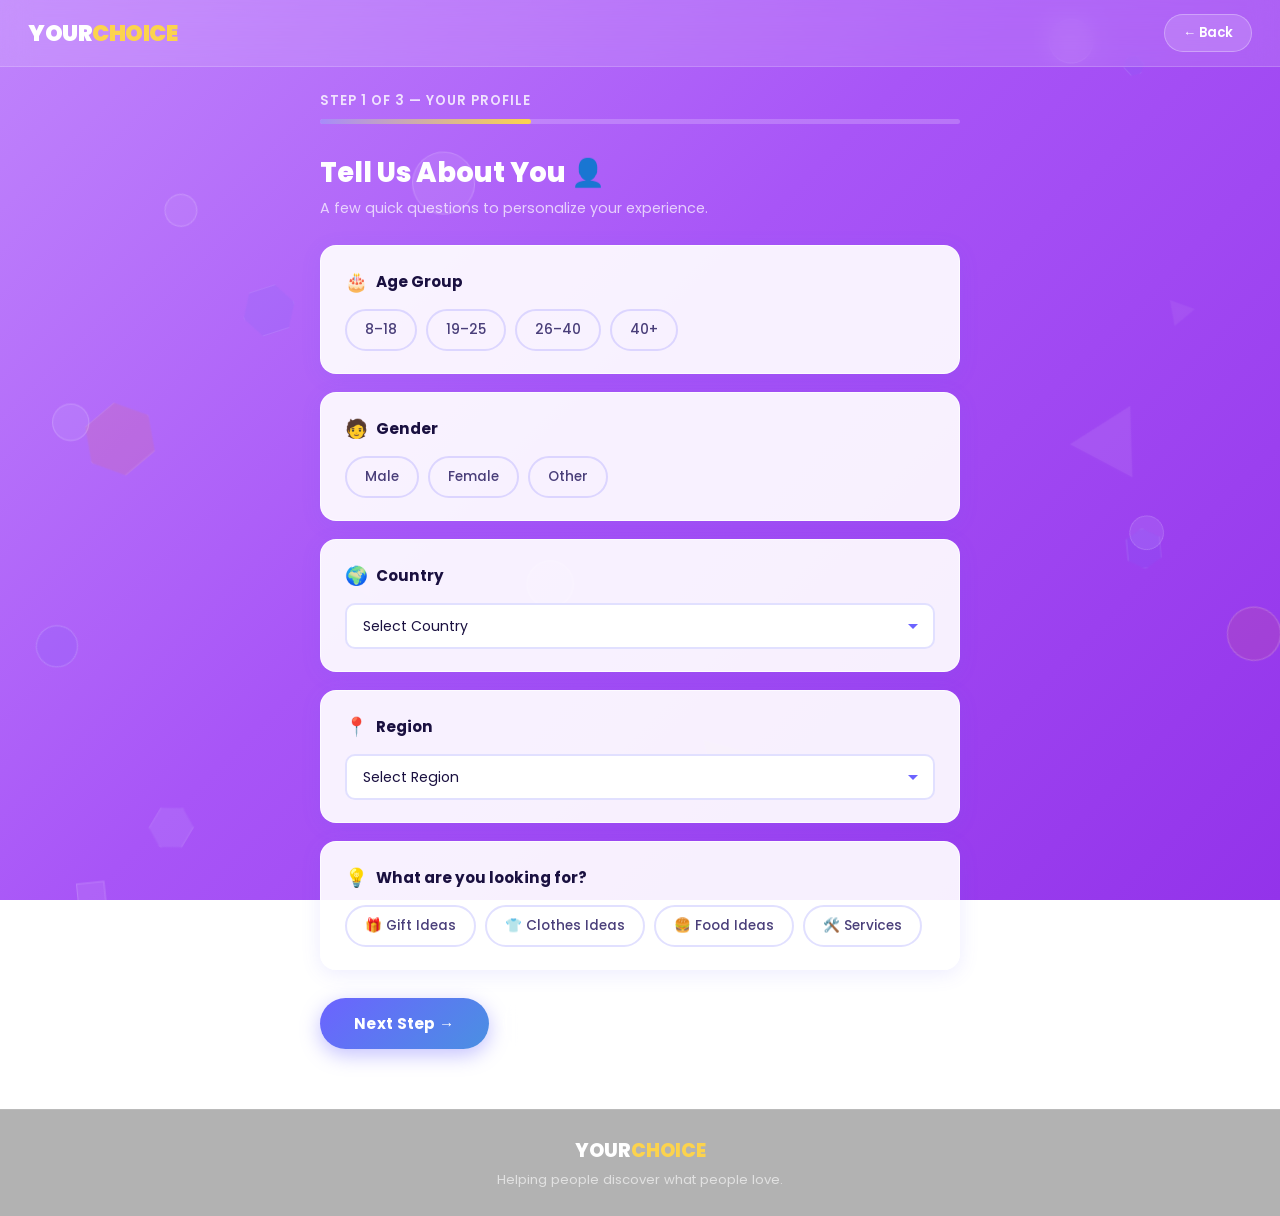
<file: user-info.html>
<!DOCTYPE html>
<html lang="en">
<head>
  <meta charset="UTF-8"/>
  <meta name="viewport" content="width=device-width, initial-scale=1.0"/>
  <title>YourChoice – About You</title>
  <link rel="stylesheet" href="css/style.css"/>
</head>
<body class="page-inner">

<header class="page-header">
  <a href="index.html" class="logo-link" onclick="event.preventDefault(); goTo('index.html')">YOUR<span>CHOICE</span></a>
  <button class="back-btn" onclick="goTo('index.html')">← Back</button>
</header>

<div class="progress-wrap">
  <div class="progress-label">Step 1 of 3 — Your Profile</div>
  <div class="progress-track"><div class="progress-fill" style="width:33%"></div></div>
</div>

<div class="form-wrap">
  <h2 class="form-heading">Tell Us About You 👤</h2>
  <p class="form-sub">A few quick questions to personalize your experience.</p>

  <form id="userInfoForm" novalidate>

    <div class="q-card" id="cardAge">
      <div class="q-label"><span class="q-icon">🎂</span> Age Group</div>
      <div class="radio-group">
        <div class="radio-opt"><input type="radio" name="age" id="a1" value="8-18"/><label for="a1">8–18</label></div>
        <div class="radio-opt"><input type="radio" name="age" id="a2" value="19-25"/><label for="a2">19–25</label></div>
        <div class="radio-opt"><input type="radio" name="age" id="a3" value="26-40"/><label for="a3">26–40</label></div>
        <div class="radio-opt"><input type="radio" name="age" id="a4" value="40+"/><label for="a4">40+</label></div>
      </div>
    </div>

    <div class="q-card" id="cardGender">
      <div class="q-label"><span class="q-icon">🧑</span> Gender</div>
      <div class="radio-group">
        <div class="radio-opt"><input type="radio" name="gender" id="g1" value="male"/><label for="g1">Male</label></div>
        <div class="radio-opt"><input type="radio" name="gender" id="g2" value="female"/><label for="g2">Female</label></div>
        <div class="radio-opt"><input type="radio" name="gender" id="g3" value="other"/><label for="g3">Other</label></div>
      </div>
    </div>

    <div class="q-card" id="cardCountry">
      <div class="q-label"><span class="q-icon">🌍</span> Country</div>
      <select class="styled-select" id="countrySelect">
        <option value="">Select Country</option>
      </select>
    </div>

    <div class="q-card" id="cardRegion">
      <div class="q-label"><span class="q-icon">📍</span> Region</div>
      <select class="styled-select" id="regionSelect">
        <option value="">Select Region</option>
      </select>
    </div>

    <div class="q-card" id="cardInterest">
      <div class="q-label"><span class="q-icon">💡</span> What are you looking for?</div>
      <div class="radio-group">
        <div class="radio-opt"><input type="radio" name="interest" id="i1" value="gift"/><label for="i1">🎁 Gift Ideas</label></div>
        <div class="radio-opt"><input type="radio" name="interest" id="i2" value="clothes"/><label for="i2">👕 Clothes Ideas</label></div>
        <div class="radio-opt"><input type="radio" name="interest" id="i3" value="food"/><label for="i3">🍔 Food Ideas</label></div>
        <div class="radio-opt"><input type="radio" name="interest" id="i4" value="services"/><label for="i4">🛠️ Services</label></div>
      </div>
    </div>

    <div class="btn-row">
      <button type="submit" class="btn btn-primary">Next Step →</button>
      <button type="button" class="btn btn-ghost" onclick="startOver()">Start Over</button>
    </div>

  </form>
</div>

<footer>
  <div class="foot-logo">YOUR<span>CHOICE</span></div>
  <p>Helping people discover what people love.</p>
</footer>

<script src="js/dataset.js"></script>
<script src="js/script.js"></script>
<script src="js/floating-animation.js"></script>
</body>
</html>
</file>
<file: css/style.css>
/* =============================================
   YourChoice V2 — Full Stylesheet
   Font: Poppins | Primary: #6C63FF
   ============================================= */

@import url('https://fonts.googleapis.com/css2?family=Poppins:ital,wght@0,300;0,400;0,500;0,600;0,700;0,800;0,900;1,400&display=swap');

/* ---- Variables ---- */
:root {
  --primary:    #6C63FF;
  --primary-d:  #5A52E8;
  --secondary:  #4A90E2;
  --accent:     #FF7A18;
  --accent-d:   #E86500;
  --purple-bg:  linear-gradient(135deg, #c084fc 0%, #a855f7 45%, #9333ea 100%);
  --white:      #ffffff;
  --glass:      rgba(255,255,255,0.14);
  --glass-b:    rgba(255,255,255,0.30);
  --glass-card: rgba(255,255,255,0.92);
  --text:       #1a1040;
  --text-m:     #4a3f7a;
  --text-l:     #9085c0;
  --radius:     16px;
  --shadow:     0 8px 32px rgba(108,99,255,0.18);
  --shadow-lg:  0 20px 60px rgba(108,99,255,0.28);
  --t:          all 0.3s cubic-bezier(.4,0,.2,1);
}

/* ---- Reset ---- */
*, *::before, *::after { box-sizing: border-box; margin: 0; padding: 0; }
html { scroll-behavior: smooth; }
body { font-family: 'Poppins', sans-serif; min-height: 100vh; overflow-x: hidden; }

/* ---- Page backgrounds ---- */
body.page-inner {
  background: var(--purple-bg);
  background-attachment: fixed;
  color: var(--text);
  position: relative;
}

/* shapes behind content */
body.page-inner > .fg-shape { z-index: 0; }
body.page-inner > *:not(.fg-shape) { position: relative; z-index: 1; }

/* =============================================
   INDEX / HERO PAGE
   ============================================= */
.hero {
  position: relative;
  width: 100%; height: 100vh;
  display: flex; flex-direction: column;
  align-items: center; justify-content: center;
  overflow: hidden;
}

.hero-video {
  position: absolute; inset: 0;
  width: 100%; height: 100%;
  object-fit: cover; z-index: 0;
}

/* Gradient fallback when no video */
.hero::before {
  content: '';
  position: absolute; inset: 0; z-index: 0;
  background: linear-gradient(135deg, #1a0533 0%, #3b1f7a 50%, #0d1b4d 100%);
}

.hero-overlay {
  position: absolute; inset: 0; z-index: 1;
  background: rgba(10,5,30,0.62);
}

.hero-content {
  position: relative; z-index: 2;
  text-align: center; padding: 0 20px;
  animation: heroIn 0.9s ease 0.15s both;
}

@keyframes heroIn {
  from { opacity:0; transform:translateY(28px); }
  to   { opacity:1; transform:translateY(0); }
}

.hero-logo {
  font-size: clamp(3.5rem, 11vw, 7.5rem);
  font-weight: 900; letter-spacing: -3px;
  color: #fff; line-height: 1;
  text-shadow: 0 0 80px rgba(108,99,255,0.6), 0 4px 30px rgba(0,0,0,0.4);
}

.hero-logo span { color: #a78bfa; }

.hero-sub {
  font-size: clamp(0.95rem, 3vw, 1.35rem);
  font-weight: 300; color: rgba(255,255,255,0.82);
  letter-spacing: 3px; margin-top: 12px;
  text-transform: uppercase;
}

/* Glass card on hero */
.hero-glass {
  margin-top: 52px;
  background: rgba(255,255,255,0.10);
  backdrop-filter: blur(20px);
  -webkit-backdrop-filter: blur(20px);
  border: 1px solid rgba(255,255,255,0.22);
  border-radius: 20px;
  padding: 36px 44px;
  box-shadow: 0 8px 48px rgba(0,0,0,0.3);
  display: flex; gap: 20px; flex-wrap: wrap;
  justify-content: center;
}

.hero-btn {
  display: flex; flex-direction: column;
  align-items: center; gap: 10px;
  padding: 22px 40px;
  background: rgba(255,255,255,0.12);
  backdrop-filter: blur(10px);
  border: 1.5px solid rgba(255,255,255,0.28);
  border-radius: var(--radius);
  color: #fff; text-decoration: none;
  cursor: pointer; transition: var(--t);
  min-width: 160px;
}

.hero-btn:hover {
  background: rgba(108,99,255,0.40);
  border-color: rgba(167,139,250,0.6);
  transform: translateY(-6px) scale(1.04);
  box-shadow: 0 16px 40px rgba(108,99,255,0.4);
}

.hero-btn .hb-icon { font-size: 2.4rem; }
.hero-btn .hb-title { font-size: 1rem; font-weight: 700; }
.hero-btn .hb-sub   { font-size: 0.75rem; opacity: 0.75; }

/* =============================================
   PAGE SHELL (inner pages)
   ============================================= */
.page-header {
  background: rgba(255,255,255,0.12);
  backdrop-filter: blur(14px);
  -webkit-backdrop-filter: blur(14px);
  border-bottom: 1px solid rgba(255,255,255,0.18);
  padding: 14px 28px;
  display: flex; align-items: center; justify-content: space-between;
  position: sticky; top: 0; z-index: 100;
}

.logo-link {
  font-size: 1.4rem; font-weight: 900;
  color: #fff; text-decoration: none;
  letter-spacing: -0.5px;
}
.logo-link span { color: #fcd34d; }

.back-btn {
  display: flex; align-items: center; gap: 6px;
  padding: 8px 18px;
  background: rgba(255,255,255,0.15);
  border: 1.5px solid rgba(255,255,255,0.3);
  border-radius: 50px;
  color: #fff; font-family: 'Poppins', sans-serif;
  font-size: 0.82rem; font-weight: 600;
  cursor: pointer; transition: var(--t); text-decoration: none;
}

.back-btn:hover {
  background: rgba(255,255,255,0.25);
  transform: translateX(-3px);
}

/* =============================================
   PROGRESS BAR
   ============================================= */
.progress-wrap {
  max-width: 680px; margin: 24px auto 0; padding: 0 20px;
}

.progress-label {
  color: rgba(255,255,255,0.8); font-size: 0.82rem;
  font-weight: 600; text-transform: uppercase;
  letter-spacing: 1px; margin-bottom: 8px;
}

.progress-track {
  height: 5px; background: rgba(255,255,255,0.2);
  border-radius: 10px; overflow: hidden;
}

.progress-fill {
  height: 100%;
  background: linear-gradient(90deg, #a78bfa, #fcd34d);
  border-radius: 10px;
  transition: width 0.6s ease;
}

/* =============================================
   FORM CONTAINER
   ============================================= */
.form-wrap {
  max-width: 680px; margin: 0 auto;
  padding: 28px 20px 60px;
}

.form-heading { color: #fff; font-size: 1.7rem; font-weight: 800; margin-bottom: 4px; }
.form-sub     { color: rgba(255,255,255,0.7); font-size: 0.9rem; margin-bottom: 26px; }

/* =============================================
   QUESTION CARDS
   ============================================= */
.q-card {
  background: var(--glass-card);
  border-radius: var(--radius);
  padding: 22px 24px;
  margin-bottom: 18px;
  box-shadow: 0 4px 20px rgba(108,99,255,0.12);
  border: 1px solid rgba(255,255,255,0.7);
  transition: var(--t);
  animation: qIn 0.4s ease both;
}

.q-card:nth-child(2) { animation-delay: .08s; }
.q-card:nth-child(3) { animation-delay: .16s; }
.q-card:nth-child(4) { animation-delay: .24s; }
.q-card:nth-child(5) { animation-delay: .32s; }

@keyframes qIn {
  from { opacity:0; transform:translateY(18px); }
  to   { opacity:1; transform:translateY(0); }
}

.q-card.error {
  border-color: rgba(239,68,68,0.5);
  background: rgba(255,235,235,0.95);
}

.err-msg {
  color: #dc2626; font-size: 0.78rem;
  font-weight: 600; margin-top: 8px;
}

.q-label {
  font-size: 0.95rem; font-weight: 700;
  color: var(--text); margin-bottom: 14px;
  display: flex; align-items: center; gap: 8px;
}

.q-icon { font-size: 1.15rem; }

/* Radio pill options */
.radio-group { display: flex; flex-wrap: wrap; gap: 9px; }

.radio-opt { position: relative; }
.radio-opt input[type="radio"] {
  position: absolute; opacity: 0; width: 0; height: 0;
}

.radio-opt label {
  display: block; padding: 9px 18px;
  border: 2px solid rgba(108,99,255,0.2);
  border-radius: 50px;
  font-size: 0.85rem; font-weight: 500;
  color: var(--text-m); cursor: pointer;
  transition: var(--t); white-space: nowrap;
  user-select: none;
}

.radio-opt label:hover {
  border-color: var(--primary);
  color: var(--primary);
  background: rgba(108,99,255,0.06);
}

.radio-opt input:checked + label {
  background: linear-gradient(135deg, var(--primary), var(--secondary));
  border-color: transparent;
  color: #fff;
  box-shadow: 0 4px 15px rgba(108,99,255,0.35);
  transform: scale(1.03);
}

/* Styled select */
.styled-select {
  width: 100%; padding: 11px 16px;
  border: 2px solid rgba(108,99,255,0.2);
  border-radius: 10px;
  font-family: 'Poppins', sans-serif; font-size: 0.88rem;
  color: var(--text); background: #fff;
  appearance: none;
  background-image: url("data:image/svg+xml,%3Csvg xmlns='http://www.w3.org/2000/svg' width='12' height='7'%3E%3Cpath fill='%236C63FF' d='M1 1l5 5 5-5'/%3E%3C/svg%3E");
  background-repeat: no-repeat; background-position: right 14px center;
  cursor: pointer; transition: var(--t);
}
.styled-select:focus {
  outline: none; border-color: var(--primary);
  box-shadow: 0 0 0 3px rgba(108,99,255,0.15);
}

/* =============================================
   BUTTONS
   ============================================= */
.btn {
  display: inline-flex; align-items: center;
  justify-content: center; gap: 8px;
  padding: 13px 34px;
  border: none; border-radius: 50px;
  font-family: 'Poppins', sans-serif;
  font-size: 0.95rem; font-weight: 700;
  cursor: pointer; transition: var(--t);
  text-decoration: none; letter-spacing: 0.3px;
}

.btn-primary {
  background: linear-gradient(135deg, var(--primary), var(--secondary));
  color: #fff;
  box-shadow: 0 6px 20px rgba(108,99,255,0.4);
}
.btn-primary:hover {
  transform: translateY(-3px) scale(1.03);
  box-shadow: 0 14px 32px rgba(108,99,255,0.5);
}

.btn-accent {
  background: linear-gradient(135deg, var(--accent), #ff9a56);
  color: #fff;
  box-shadow: 0 6px 20px rgba(255,122,24,0.4);
}
.btn-accent:hover {
  transform: translateY(-3px) scale(1.03);
  box-shadow: 0 14px 32px rgba(255,122,24,0.5);
}

.btn-ghost {
  background: rgba(255,255,255,0.15);
  border: 1.5px solid rgba(255,255,255,0.35);
  color: #fff;
  backdrop-filter: blur(8px);
}
.btn-ghost:hover {
  background: rgba(255,255,255,0.25);
  transform: translateY(-2px);
}

.btn-row { display: flex; gap: 14px; flex-wrap: wrap; margin-top: 28px; }

/* =============================================
   ENTREPRENEUR TYPE CARDS
   ============================================= */
.type-grid { display: grid; grid-template-columns: 1fr 1fr; gap: 22px; margin-top: 28px; }

.type-card {
  background: var(--glass-card);
  border-radius: var(--radius);
  padding: 38px 28px;
  text-align: center; cursor: pointer;
  text-decoration: none; color: var(--text);
  border: 2px solid rgba(255,255,255,0.6);
  transition: var(--t);
  box-shadow: var(--shadow);
  display: flex; flex-direction: column; align-items: center;
}

.type-card:hover {
  transform: translateY(-8px);
  border-color: var(--primary);
  box-shadow: var(--shadow-lg);
}

.type-card .tc-icon { font-size: 3.2rem; margin-bottom: 14px; }
.type-card .tc-num  {
  display: inline-block;
  background: linear-gradient(135deg, var(--primary), var(--secondary));
  color: #fff; font-size: 0.72rem; font-weight: 700;
  padding: 3px 12px; border-radius: 20px;
  margin-bottom: 10px; letter-spacing: 1px;
  text-transform: uppercase;
}
.type-card .tc-title { font-size: 1rem; font-weight: 700; margin-bottom: 8px; }
.type-card .tc-desc  { font-size: 0.83rem; color: var(--text-m); line-height: 1.6; }

/* =============================================
   RESULT PAGE
   ============================================= */
.result-wrap { max-width: 680px; margin: 0 auto; padding: 28px 20px 60px; }

.summary-card {
  background: var(--glass-card);
  border-radius: var(--radius);
  padding: 26px 28px;
  margin-bottom: 22px;
  box-shadow: var(--shadow);
  animation: qIn 0.5s ease both;
}

.summary-card h3 {
  font-size: 0.78rem; font-weight: 700;
  color: var(--text-l); text-transform: uppercase;
  letter-spacing: 1.5px; margin-bottom: 16px;
}

.summary-grid { display: grid; grid-template-columns: 1fr 1fr; gap: 12px; }

.sum-item {
  background: linear-gradient(135deg, rgba(108,99,255,0.07), rgba(74,144,226,0.07));
  border-radius: 10px; padding: 12px 14px;
}
.sum-item .si-label { font-size: 0.72rem; color: var(--text-l); font-weight: 600; text-transform: uppercase; letter-spacing: 0.5px; }
.sum-item .si-val   { font-size: 0.92rem; font-weight: 700; color: var(--text); margin-top: 2px; text-transform: capitalize; }

/* Recommendation card */
.rec-card {
  background: linear-gradient(135deg, var(--primary), var(--secondary));
  border-radius: var(--radius);
  padding: 44px 32px;
  text-align: center; color: #fff;
  box-shadow: 0 16px 50px rgba(108,99,255,0.45);
  margin-bottom: 24px;
  position: relative; overflow: hidden;
  animation: qIn 0.5s ease 0.18s both;
}

.rec-card::before {
  content:''; position:absolute; top:-40%; right:-15%;
  width:280px; height:280px;
  background:rgba(255,255,255,0.07); border-radius:50%;
}
.rec-card::after {
  content:''; position:absolute; bottom:-30%; left:-10%;
  width:200px; height:200px;
  background:rgba(255,255,255,0.05); border-radius:50%;
}

.rec-emoji { font-size: 3.8rem; display:block; animation: bounce 2.5s infinite; }
@keyframes bounce {
  0%,100%{ transform:translateY(0); } 50%{ transform:translateY(-12px); }
}
.rec-cat   { font-size:0.78rem; opacity:0.8; text-transform:uppercase; letter-spacing:2px; margin:12px 0 8px; }
.rec-title { font-size:1.9rem; font-weight:800; margin-bottom:14px; position:relative; z-index:1; }
.rec-reason{ font-size:0.9rem; opacity:0.88; line-height:1.75; position:relative; z-index:1; max-width:480px; margin:0 auto; }

/* =============================================
   ENTREPRENEUR RESULT / CHARTS
   ============================================= */
.ent-wrap { max-width: 820px; margin: 0 auto; padding: 28px 20px 60px; }

.chart-grid { display: grid; grid-template-columns: 1fr 1fr; gap: 18px; margin-bottom: 22px; }

.chart-card {
  background: rgba(255,255,255,0.10);
  backdrop-filter: blur(16px);
  border: 1px solid rgba(255,255,255,0.2);
  border-radius: var(--radius);
  padding: 22px;
  box-shadow: 0 4px 20px rgba(0,0,0,0.12);
  animation: qIn 0.5s ease both;
}
.chart-card:nth-child(2){ animation-delay:.1s; }
.chart-card:nth-child(3){ animation-delay:.2s; }
.chart-card-full { grid-column: 1/-1; }

.chart-card h4 {
  font-size: 0.8rem; font-weight: 700;
  color: rgba(255,255,255,0.75);
  text-transform: uppercase; letter-spacing: 0.5px;
  margin-bottom: 14px;
}

.insight-card {
  background: rgba(255,255,255,0.12);
  backdrop-filter: blur(14px);
  border: 1px solid rgba(255,255,255,0.2);
  border-radius: var(--radius);
  padding: 22px 24px; margin-bottom: 16px;
  animation: qIn 0.5s ease 0.25s both;
}

.insight-card h4 {
  font-size: 0.95rem; font-weight: 700;
  color: #fcd34d; margin-bottom: 8px;
  display: flex; align-items: center; gap: 8px;
}

.insight-card p { color: rgba(255,255,255,0.85); font-size: 0.88rem; line-height: 1.75; }

.suggestion-list { list-style:none; margin-top:12px; }
.suggestion-list li {
  display:flex; align-items:flex-start; gap:10px;
  padding: 9px 0;
  border-bottom: 1px solid rgba(255,255,255,0.1);
  font-size: 0.86rem; color: rgba(255,255,255,0.82);
  line-height: 1.6;
}
.suggestion-list li:last-child { border-bottom: none; }
.suggestion-list li::before { content:'✦'; color:var(--accent); flex-shrink:0; margin-top:2px; }

/* =============================================
   STAT PILLS
   ============================================= */
.stat-pills { display: flex; flex-wrap: wrap; gap: 10px; margin: 12px 0; }
.stat-pill {
  display:flex; align-items:center; gap:8px;
  padding: 8px 16px;
  background: rgba(255,255,255,0.15);
  backdrop-filter: blur(8px);
  border-radius: 50px;
  font-size: 0.82rem; font-weight: 600;
  color: #fff;
  border: 1px solid rgba(255,255,255,0.22);
}
.stat-pill .pill-b {
  background: var(--accent);
  color:#fff; font-size:0.68rem; font-weight:700;
  padding: 2px 8px; border-radius: 20px;
}

/* =============================================
   FOOTER
   ============================================= */
footer {
  background: rgba(0,0,0,0.30);
  backdrop-filter: blur(10px);
  border-top: 1px solid rgba(255,255,255,0.1);
  text-align: center;
  padding: 26px 20px;
  color: rgba(255,255,255,0.6);
  font-size: 0.82rem;
  margin-top: auto;
}
footer .foot-logo {
  font-size: 1.2rem; font-weight: 800;
  color: #fff; margin-bottom: 5px;
}
footer .foot-logo span { color: #fcd34d; }

/* =============================================
   RESPONSIVE
   ============================================= */
@media (max-width:640px) {
  .hero-glass { padding: 28px 22px; flex-direction: column; align-items: center; }
  .hero-btn   { width: 100%; max-width: 300px; flex-direction: row; padding: 18px 24px; gap: 14px; }
  .type-grid  { grid-template-columns: 1fr; }
  .chart-grid { grid-template-columns: 1fr; }
  .summary-grid { grid-template-columns: 1fr; }
  .btn-row    { flex-direction: column; }
  .btn, .btn-row .btn { width: 100%; justify-content: center; }
  .form-heading { font-size: 1.35rem; }
  .rec-title  { font-size: 1.45rem; }
  .page-header{ padding: 12px 16px; }
  .ent-wrap, .result-wrap, .form-wrap { padding-left: 14px; padding-right: 14px; }
}

@media (max-width:400px) {
  .hero-logo  { font-size: 2.8rem; }
}

/* =============================================
   MISC
   ============================================= */
.text-white { color: #fff; }
.mb-3 { margin-bottom: 12px; }
.mt-4 { margin-top: 16px; }
.mt-8 { margin-top: 32px; }
.text-center { text-align: center; }

/* Badge */
.badge {
  display: inline-block; padding: 3px 12px;
  border-radius: 20px; font-size: 0.72rem;
  font-weight: 700; text-transform: uppercase; letter-spacing: 0.5px;
}
.badge-purple { background: rgba(108,99,255,0.15); color: var(--primary); }
.badge-accent  { background: rgba(255,122,24,0.15); color: var(--accent); }
.badge-white   { background: rgba(255,255,255,0.15); color: #fff; }
</file>
